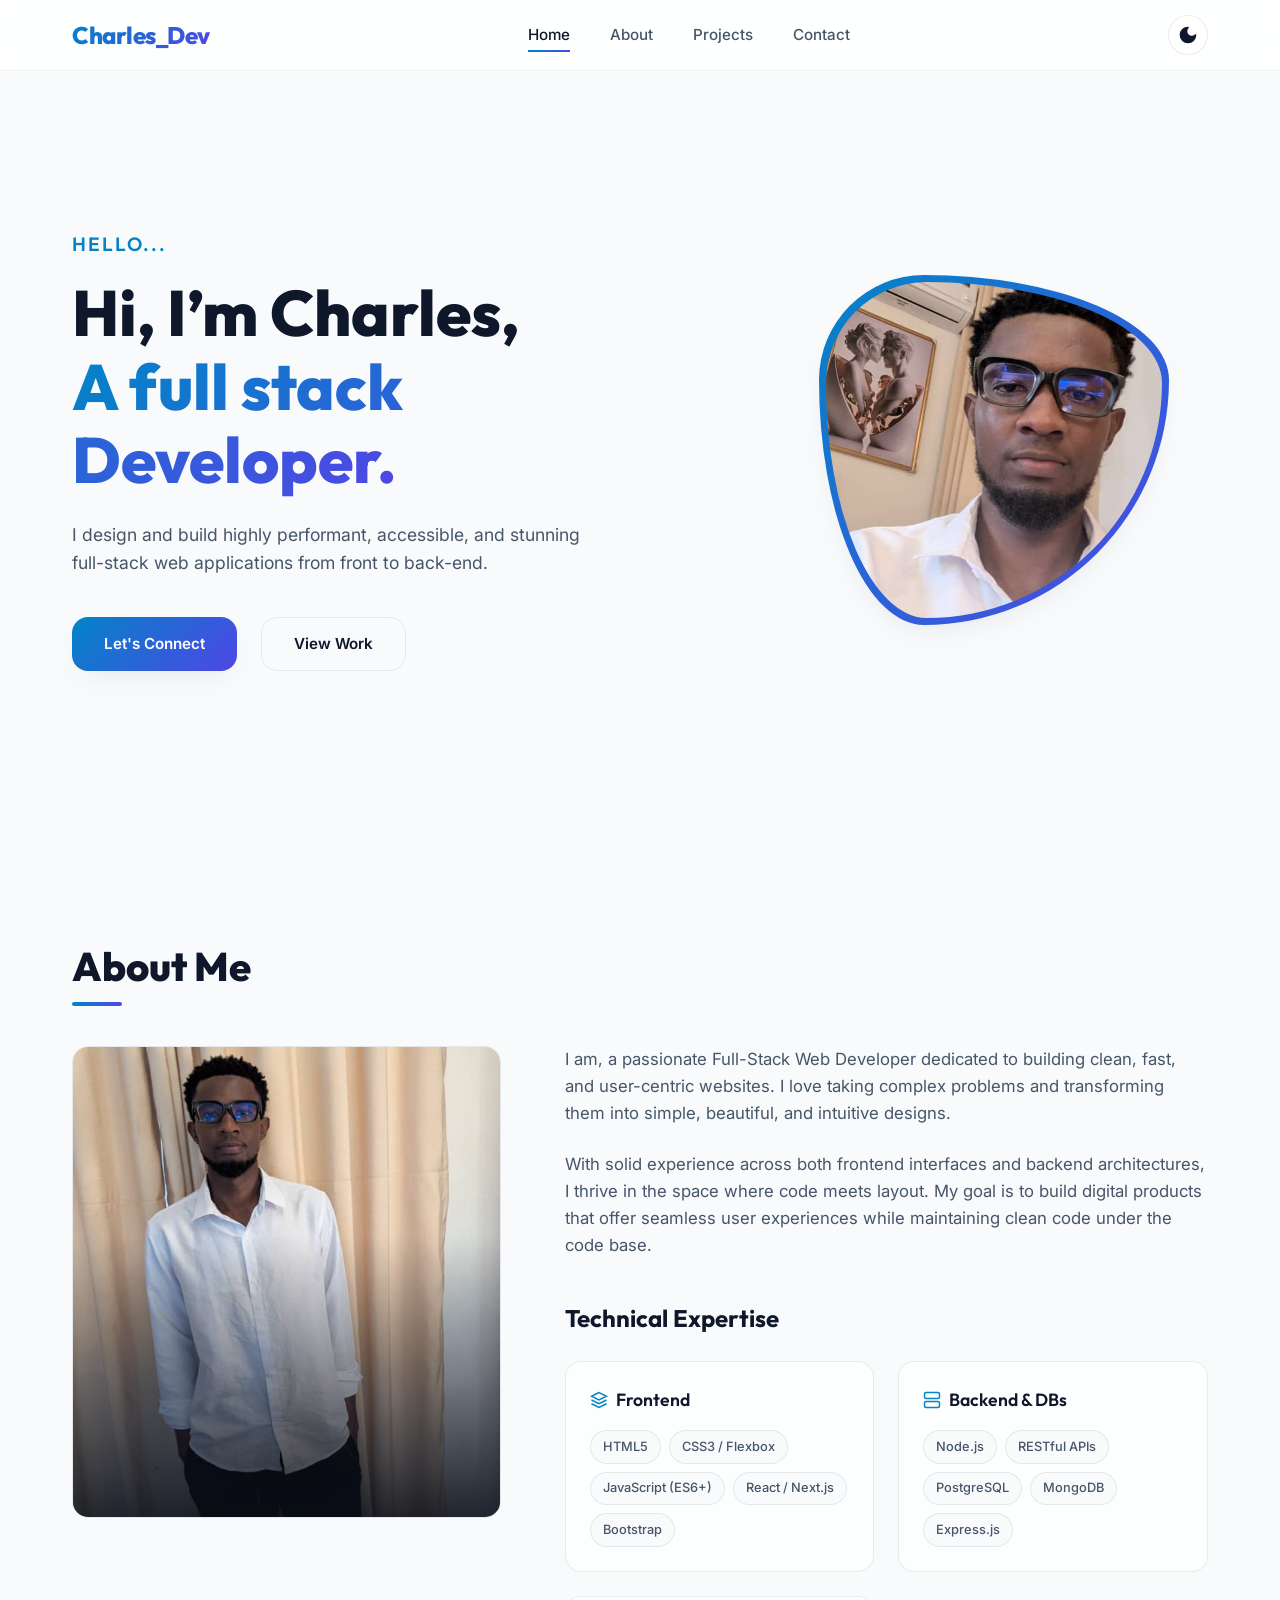
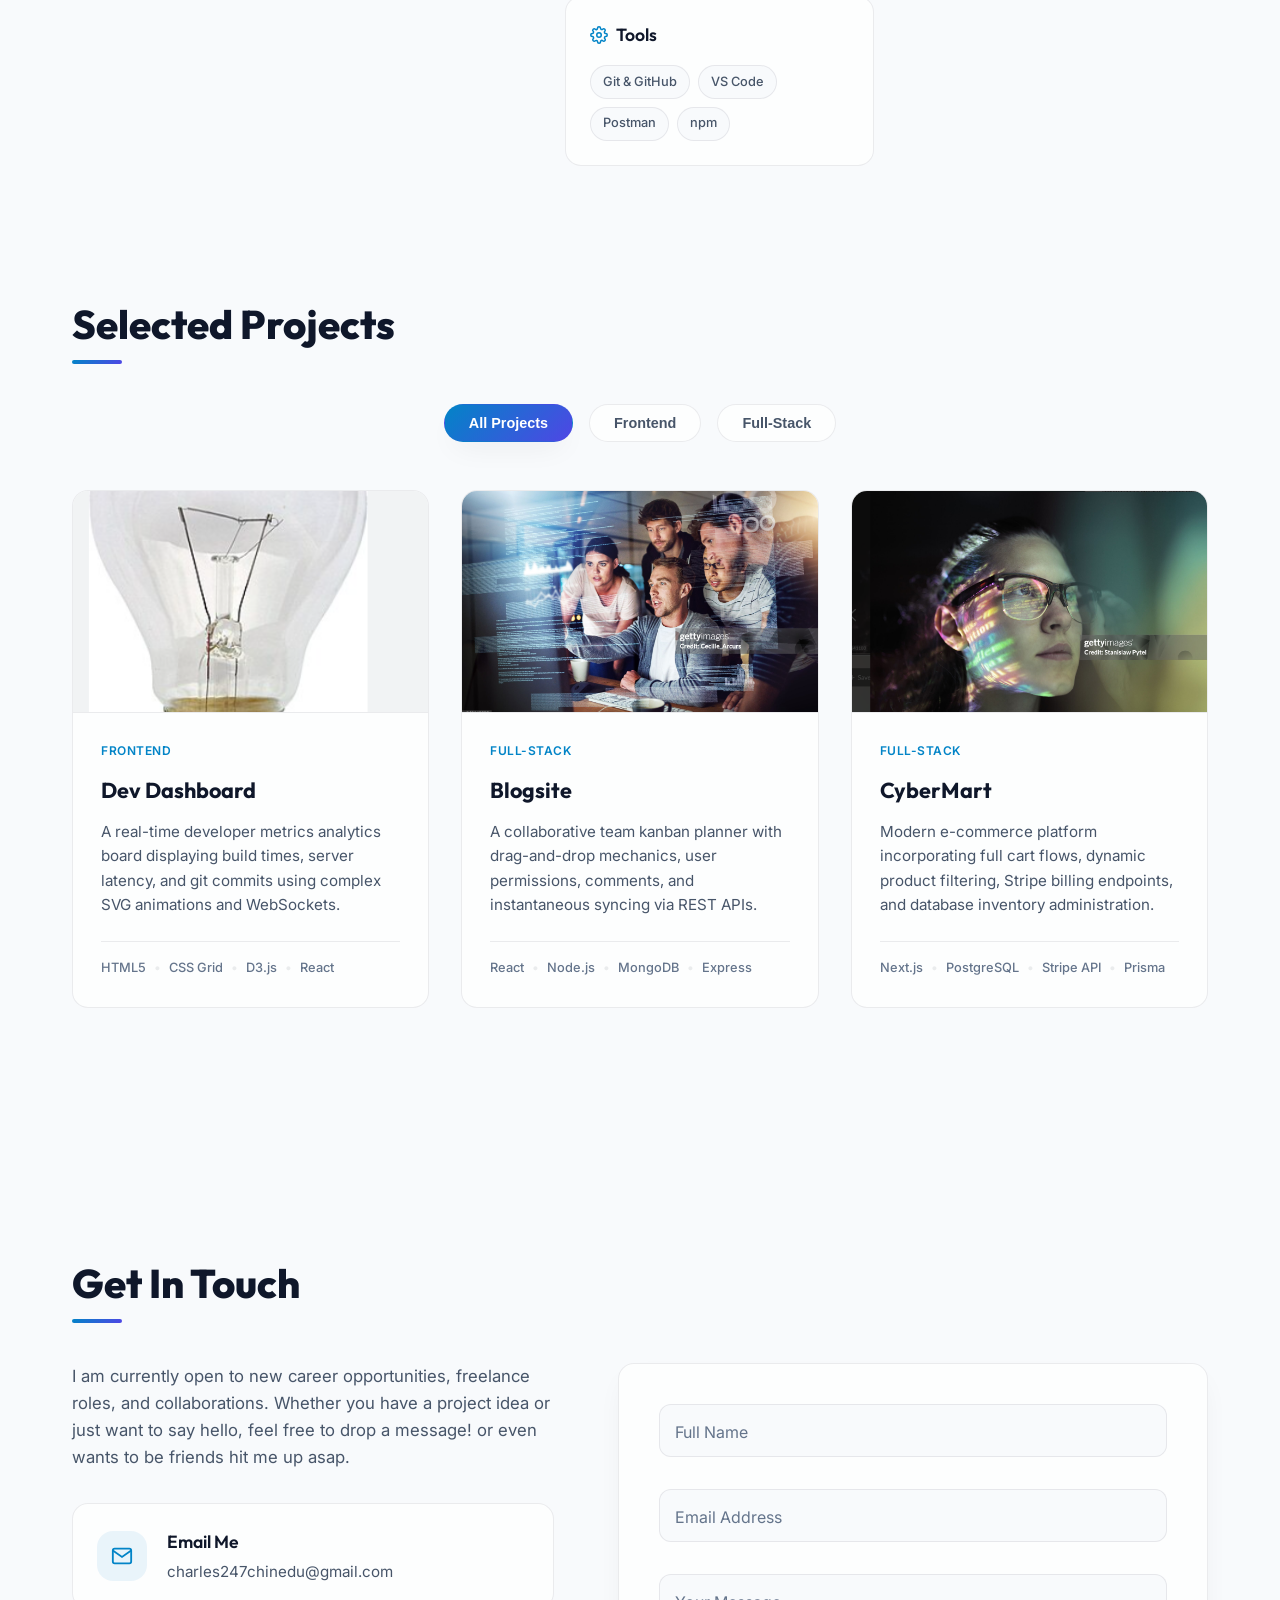
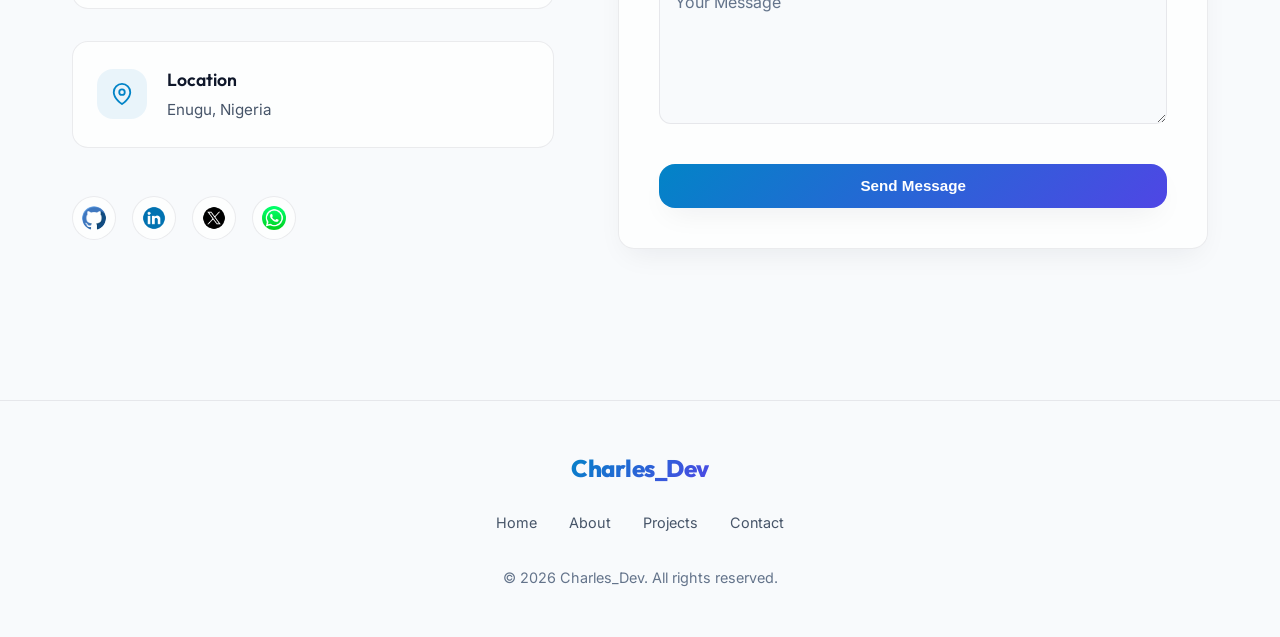
<file: index.html>
<!DOCTYPE html>
<html lang="en" data-theme="dark">
<head>
    <meta charset="UTF-8">
    <meta name="viewport" content="width=device-width, initial-scale=1.0">
    <title>Charles_Dev | Portfolio</title>
    <link rel="stylesheet" href="practical.css">
</head>
<body>

    <!-- Header & Navigation -->
    <header id="header">
        <div class="nav-container">
            <a href="#" class="logo">Charles_Dev</a>
            
            <nav>
                <ul class="nav-menu" id="nav-menu">
                    <li><a href="#home" class="nav-link active" data-sec="home">Home</a></li>
                    <li><a href="#about" class="nav-link" data-sec="about">About</a></li>
                    <li><a href="#projects" class="nav-link" data-sec="projects">Projects</a></li>
                    <li><a href="#contact" class="nav-link" data-sec="contact">Contact</a></li>
                </ul>
            </nav>
            
            <div class="controls-container">
                <!-- Theme Toggle Button -->
                <button class="theme-btn" id="theme-toggle" aria-label="Toggle theme">
                    <!-- Sun Icon (shown in dark mode) -->
                    <svg id="sun-icon" viewBox="0 0 24 24" fill="none" stroke="currentColor" stroke-width="2" stroke-linecap="round" stroke-linejoin="round">
                        <circle cx="12" cy="12" r="4"></circle>
                        <path d="M12 2v2"></path>
                        <path d="M12 20v2"></path>
                        <path d="M4.93 4.93l1.41 1.41"></path>
                        <path d="M17.66 17.66l1.41 1.41"></path>
                        <path d="M2 12h2"></path>
                        <path d="M20 12h2"></path>
                        <path d="M6.34 17.66l-1.41 1.41"></path>
                        <path d="M19.07 4.93l-1.41 1.41"></path>
                    </svg>
                    <!-- Moon Icon (shown in light mode) -->
                    <svg id="moon-icon" viewBox="0 0 24 24" fill="none" stroke="currentColor" stroke-width="2" stroke-linecap="round" stroke-linejoin="round" style="display: none;">
                        <path d="M12 3a6 6 0 0 0 9 9 9 9 0 1 1-9-9Z"></path>
                    </svg>
                </button>

                <!-- Mobile Menu Button -->
                <button class="mobile-nav-toggle" id="mobile-toggle" aria-label="Toggle navigation menu">
                    <svg viewBox="0 0 24 24" width="28" height="28" fill="none" stroke="currentColor" stroke-width="2" stroke-linecap="round" stroke-linejoin="round">
                        <line x1="4" y1="12" x2="20" y2="12" id="line1"></line>
                        <line x1="4" y1="6" x2="20" y2="6" id="line2"></line>
                        <line x1="4" y1="18" x2="20" y2="18" id="line3"></line>
                    </svg>
                </button>
            </div>
        </div>
    </header>

    <main>
        <!-- Hero Section -->
        <section id="home" class="container">
            <div class="hero-wrapper">
                <div class="hero-content">
                    <span class="hero-subtitle">Hello...</span>
                    <h1 class="hero-title">   Hi, I’m Charles, <br><span>A full stack Developer.</span></h1>
                    <p class="hero-desc">I design and build highly performant, accessible, and stunning full-stack web applications from front to back-end.
                    </p>
                    <div class="cta-group">
                        <a href="#contact" class="btn btn-primary">Let's Connect</a>
                        <a href="#projects" class="btn btn-secondary">View Work</a>
                    </div>
                </div>
                <div class="hero-image-container">
                    <div class="hero-image-box">
                        <img src="tools/pic6.jpeg" alt="Charles illustration header" class="headerpic">
                    </div>
                </div>
            </div>
        </section>

        <!-- About Section -->
        <section id="about" class="container">
            <h2 class="section-title">About Me</h2>
            <div class="about-grid">
                <div class="about-photo-wrapper">
                    <img src="tools/pic3.jpeg" alt="Charles profile picture" class="about-photo">
                </div>
                <div class="about-details">
                    <p>
                        I am, a passionate Full-Stack Web Developer dedicated to building clean, fast, and user-centric websites. I love taking complex problems and transforming them into simple, beautiful, and intuitive designs.
                    </p>
                    <p>
                        With solid experience across both frontend interfaces and backend architectures, I thrive in the space where code meets layout. My goal is to build digital products that offer seamless user experiences while maintaining clean code under the code base.
                    </p>
                    
                    <div class="skills-wrapper">
                        <h3 class="skills-title">Technical Expertise</h3>
                        <div class="skills-grid">
                            <!-- Skill Card 1: Frontend -->
                            <div class="skill-category">
                                <div class="skill-category-title">
                                    <svg viewBox="0 0 24 24" fill="none" stroke="currentColor" stroke-width="2">
                                        <polygon points="12 2 2 7 12 12 22 7 12 2"></polygon>
                                        <polyline points="2 17 12 22 22 17"></polyline>
                                        <polyline points="2 12 12 17 22 12"></polyline>
                                    </svg>
                                    Frontend
                                </div>
                                <ul class="skill-list">
                                    <li class="skill-tag">HTML5</li>
                                    <li class="skill-tag">CSS3 / Flexbox</li>
                                    <li class="skill-tag">JavaScript (ES6+)</li>
                                    <li class="skill-tag">React / Next.js</li>
                                    <li class="skill-tag">Bootstrap</li>
                                    </ul>
                            </div>

                            <!-- Skill Card 2: Backend -->
                            <div class="skill-category">
                                <div class="skill-category-title">
                                    <svg viewBox="0 0 24 24" fill="none" stroke="currentColor" stroke-width="2">
                                        <rect x="2" y="2" width="20" height="8" rx="2" ry="2"></rect>
                                        <rect x="2" y="14" width="20" height="8" rx="2" ry="2"></rect>
                                        <line x1="6" y1="6" x2="6.01" y2="6"></line>
                                        <line x1="6" y1="18" x2="6.01" y2="18"></line>
                                    </svg>
                                    Backend & DBs
                                </div>
                                <ul class="skill-list">
                                    <li class="skill-tag">Node.js</li>
                                    <li class="skill-tag">RESTful APIs</li>
                                    <li class="skill-tag">PostgreSQL</li>
                                    <li class="skill-tag">MongoDB</li>
                                    <li class="skill-tag">Express.js</li>
                                </ul>
                            </div>

                            <!-- Skill Card 3: Tools -->
                            <div class="skill-category">
                                <div class="skill-category-title">
                                    <svg viewBox="0 0 24 24" fill="none" stroke="currentColor" stroke-width="2">
                                        <circle cx="12" cy="12" r="3"></circle>
                                        <path d="M19.4 15a1.65 1.65 0 0 0 .33 1.82l.06.06a2 2 0 1 1-2.83 2.83l-.06-.06a1.65 1.65 0 0 0-1.82-.33 1.65 1.65 0 0 0-1 1.51V21a2 2 0 0 1-4 0v-.09A1.65 1.65 0 0 0 9 19.4a1.65 1.65 0 0 0-1.82.33l-.06.06a2 2 0 1 1-2.83-2.83l.06-.06a1.65 1.65 0 0 0 .33-1.82 1.65 1.65 0 0 0-1.51-1H3a2 2 0 0 1 0-4h.09A1.65 1.65 0 0 0 4.6 9a1.65 1.65 0 0 0-.33-1.82l-.06-.06a2 2 0 1 1 2.83-2.83l.06.06a1.65 1.65 0 0 0 1.82.33H9a1.65 1.65 0 0 0 1-1.51V3a2 2 0 0 1 4 0v.09a1.65 1.65 0 0 0 1 1.51 1.65 1.65 0 0 0 1.82-.33l.06-.06a2 2 0 1 1 2.83 2.83l-.06.06a1.65 1.65 0 0 0-.33 1.82V9a1.65 1.65 0 0 0 1.51 1H21a2 2 0 0 1 0 4h-.09a1.65 1.65 0 0 0-1.51 1z"></path>
                                    </svg>
                                    Tools
                                </div>
                                <ul class="skill-list">
                                    <li class="skill-tag">Git & GitHub</li>
                                    <li class="skill-tag">VS Code</li>
                                    <li class="skill-tag">Postman</li>
                                    <li class="skill-tag">npm</li>
                                    </ul>
                            </div>
                        </div>
                    </div>
                </div>
            </div>
        </section>

        <!-- Projects Section -->
        <section id="projects" class="container">
            <h2 class="section-title">Selected Projects</h2>
            
            <!-- Category Filtering -->
            <div class="projects-filter">
                <button class="filter-btn active" data-filter="all">All Projects</button>
                <button class="filter-btn" data-filter="frontend">Frontend</button>
                <button class="filter-btn" data-filter="fullstack">Full-Stack</button>
            </div>

            <!-- Projects Grid -->
            <div class="projects-grid">
                <!-- Project 1 -->
                <div class="project-card" data-category="frontend">
                    <div class="project-img-wrapper">
                        <img src="tools/electric bulb.png" alt="DevPulse Dashboard Thumbnail" class="project-img">
                        <div class="project-overlay">
                            <a href="#" class="project-link-icon" aria-label="View Code">
                                <svg viewBox="0 0 24 24" fill="none" stroke="currentColor" stroke-width="2">
                                    <path d="M16 18l6-6-6-6M8 6l-6 6 6 6"></path>
                                </svg>
                            </a>
                            <a href="#" class="project-link-icon" aria-label="Live Demo">
                                <svg viewBox="0 0 24 24" fill="none" stroke="currentColor" stroke-width="2">
                                    <path d="M18 13v6a2 2 0 0 1-2 2H5a2 2 0 0 1-2-2V8a2 2 0 0 1 2-2h6"></path>
                                    <polyline points="15 3 21 3 21 9"></polyline>
                                    <line x1="10" y1="14" x2="21" y2="3"></line>
                                </svg>
                            </a>
                        </div>
                    </div>
                    <div class="project-info">
                        <div class="project-tags">
                            <span class="project-tag">Frontend</span>
                        </div>
                        <h3 class="project-title">Dev Dashboard</h3>
                        <p class="project-desc">
                            A real-time developer metrics analytics board displaying build times, server latency, and git commits using complex SVG animations and WebSockets.
                        </p>
                        <ul class="project-tech">
                            <li class="project-tech-item">HTML5</li>
                            <li class="project-tech-item">CSS Grid</li>
                            <li class="project-tech-item">D3.js</li>
                             <li class="project-tech-item">React</li>
                            </ul>
                    </div>
                </div>

                <!-- Project 2 -->
                <div class="project-card" data-category="fullstack">
                    <div class="project-img-wrapper">
                        <img src="tools/programmers.png" alt="TaskFlow Kanban Board Thumbnail" class="project-img">
                        <div class="project-overlay">
                            <a href="#" class="project-link-icon" aria-label="View Code">
                                <svg viewBox="0 0 24 24" fill="none" stroke="currentColor" stroke-width="2">
                                    <path d="M16 18l6-6-6-6M8 6l-6 6 6 6"></path>
                                </svg>
                            </a>
                            <a href="#" class="project-link-icon" aria-label="Live Demo">
                                <svg viewBox="0 0 24 24" fill="none" stroke="currentColor" stroke-width="2">
                                    <path d="M18 13v6a2 2 0 0 1-2 2H5a2 2 0 0 1-2-2V8a2 2 0 0 1 2-2h6"></path>
                                    <polyline points="15 3 21 3 21 9"></polyline>
                                    <line x1="10" y1="14" x2="21" y2="3"></line>
                                </svg>
                            </a>
                        </div>
                    </div>
                    <div class="project-info">
                        <div class="project-tags">
                            <span class="project-tag">Full-Stack</span>
                        </div>
                        <h3 class="project-title">Blogsite</h3>
                        <p class="project-desc">
                            A collaborative team kanban planner with drag-and-drop mechanics, user permissions, comments, and instantaneous syncing via REST APIs.
                        </p>
                        <ul class="project-tech">
                            <li class="project-tech-item">React</li>
                            <li class="project-tech-item">Node.js</li>
                            <li class="project-tech-item">MongoDB</li>
                            <li class="project-tech-item">Express</li>
                        </ul>
                    </div>
                </div>

                <!-- Project 3 -->
                <div class="project-card" data-category="fullstack">
                    <div class="project-img-wrapper">
                        <img src="tools/ProgrammerGirl.png" alt="CyberMart Store Thumbnail" class="project-img">
                        <div class="project-overlay">
                            <a href="#" class="project-link-icon" aria-label="View Code">
                                <svg viewBox="0 0 24 24" fill="none" stroke="currentColor" stroke-width="2">
                                    <path d="M16 18l6-6-6-6M8 6l-6 6 6 6"></path>
                                </svg>
                            </a>
                            <a href="#" class="project-link-icon" aria-label="Live Demo">
                                <svg viewBox="0 0 24 24" fill="none" stroke="currentColor" stroke-width="2">
                                    <path d="M18 13v6a2 2 0 0 1-2 2H5a2 2 0 0 1-2-2V8a2 2 0 0 1 2-2h6"></path>
                                    <polyline points="15 3 21 3 21 9"></polyline>
                                    <line x1="10" y1="14" x2="21" y2="3"></line>
                                </svg>
                            </a>
                        </div>
                    </div>
                    <div class="project-info">
                        <div class="project-tags">
                            <span class="project-tag">Full-Stack</span>
                        </div>
                        <h3 class="project-title">CyberMart</h3>
                        <p class="project-desc">
                            Modern e-commerce platform incorporating full cart flows, dynamic product filtering, Stripe billing endpoints, and database inventory administration.
                        </p>
                        <ul class="project-tech">
                            <li class="project-tech-item">Next.js</li>
                            <li class="project-tech-item">PostgreSQL</li>
                            <li class="project-tech-item">Stripe API</li>
                            <li class="project-tech-item">Prisma</li>
                        </ul>
                    </div>
                </div>
            </div>
        </section>

        <!-- Contact Section -->
        <section id="contact" class="container">
            <h2 class="section-title">Get In Touch</h2>
            <div class="contact-grid">
                <div class="contact-info">
                    <p class="contact-info-desc">
                        I am currently open to new career opportunities, freelance roles, and collaborations. Whether you have a project idea or just want to say hello, feel free to drop a message! or even wants to be friends hit me up asap. 
                    </p>
                    
                    <a href="mailto:charles247chinedu@gmail.com" class="contact-card">
                        <div class="contact-icon">
                            <svg viewBox="0 0 24 24" fill="none" stroke="currentColor" stroke-width="2">
                                <path d="M4 4h16c1.1 0 2 .9 2 2v12c0 1.1-.9 2-2 2H4c-1.1 0-2-.9-2-2V6c0-1.1.9-2 2-2z"></path>
                                <polyline points="22,6 12,13 2,6"></polyline>
                            </svg>
                        </div>
                        <div class="contact-details-box">
                            <h4>Email Me</h4>
                            <p>charles247chinedu@gmail.com</p>
                        </div>
                    </a>

                    <div class="contact-card">
                        <div class="contact-icon">
                            <svg viewBox="0 0 24 24" fill="none" stroke="currentColor" stroke-width="2">
                                <path d="M21 10c0 7-9 13-9 13s-9-6-9-13a9 9 0 0 1 18 0z"></path>
                                <circle cx="12" cy="10" r="3"></circle>
                            </svg>
                        </div>
                        <div class="contact-details-box">
                            <h4>Location</h4>
                            <p>Enugu, Nigeria</p>
                        </div>
                    </div>

                    <div class="social-links">
                        <a href="https://github.com/Charles-dev247" class="social-icon" target="_blank" rel="noopener noreferrer" aria-label="GitHub">
                            <img src="tools/github.png" alt="GitHub" class="social-img">
                        </a>
                        <a href="#" class="social-icon" target="_blank" rel="noopener noreferrer" aria-label="LinkedIn">
                            <img src="tools/linkedin_Icon.png" alt="LinkedIn" class="social-img">
                        </a>
                        <a href="#" class="social-icon" target="_blank" rel="noopener noreferrer" aria-label="X">
                            <img src="tools/twitter-x-logo-png_.png" alt="X (formerly Twitter)" class="social-img">
                        </a>
                        <a href="https://wa.me/2349012939255" class="social-icon" target="_blank" rel="noopener noreferrer" aria-label="WhatsApp">
                            <img src="tools/whatsapp.png" alt="WhatsApp" class="social-img">
                        </a>
                    </div>
                </div>

                <!-- Contact Form -->
                <div class="contact-form-container">
                    <form id="contact-form" action="https://formsubmit.co/charles247chinedu@gmail.com" method="POST">
                        <!-- FormSubmit Configuration -->
                        <input type="hidden" name="_subject" value="New Portfolio Message!">
                        <input type="hidden" name="_captcha" value="false">
                        <input type="hidden" name="_template" value="table">

                        <div class="form-group">
                            <input type="text" id="name" name="name" class="form-input" placeholder=" " required autocomplete="off">
                            <label for="name" class="form-label">Full Name</label>
                        </div>
                        <div class="form-group">
                            <input type="email" id="email" name="email" class="form-input" placeholder=" " required autocomplete="off">
                            <label for="email" class="form-label">Email Address</label>
                        </div>
                        <div class="form-group">
                            <textarea id="message" name="message" class="form-input" placeholder=" " required></textarea>
                            <label for="message" class="form-label">Your Message</label>
                        </div>
                        <button type="submit" class="btn btn-primary" style="width: 100%;">Send Message</button>
                        <div class="form-status" id="form-status"></div>
                    </form>
                </div>
            </div>
        </section>
    </main>

    <!-- Footer -->
    <footer>
        <div class="container">
            <a href="#" class="logo footer-logo">Charles_Dev</a>
            <ul class="footer-nav">
                <li><a href="#" class="footer-link">Home</a></li>
                <li><a href="#about" class="footer-link">About</a></li>
                <li><a href="#projects" class="footer-link">Projects</a></li>
                <li><a href="#contact" class="footer-link">Contact</a></li>
            </ul>
            <p>&copy; 2026 Charles_Dev. All rights reserved.</p>
        </div>
    </footer>

    <!-- Back to Top -->
    <button class="back-to-top" id="back-to-top" aria-label="Scroll back to top">
        <svg viewBox="0 0 24 24" fill="none" stroke="currentColor" stroke-width="2" stroke-linecap="round" stroke-linejoin="round">
            <polyline points="18 15 12 9 6 15"></polyline>
        </svg>
    </button>

    <!-- Interactive script linking -->
    <script src="script.js"></script>
</body>
</html>
</file>
<file: practical.css>
@import url('https://fonts.googleapis.com/css2?family=Inter:wght@300;400;500;600;700&family=Outfit:wght@400;500;600;700;800&display=swap');

:root {
  /* Fonts */
  --font-heading: 'Outfit', sans-serif;
  --font-body: 'Inter', sans-serif;

  /* Colors (Dark Theme Default) */
  --bg-primary: #0a0e17;
  --bg-secondary: #131926;
  --bg-card: rgba(22, 30, 49, 0.5);
  --border-color: rgba(255, 255, 255, 0.06);
  --text-primary: #f8fafc;
  --text-secondary: #94a3b8;
  --text-muted: #64748b;
  --accent: #06b6d4; /* Neon Teal */
  --accent-rgb: 6, 182, 212;
  --accent-hover: #0891b2;
  --accent-secondary: #6366f1; /* Indigo */
  --accent-secondary-rgb: 99, 102, 241;
  --gradient-accent: linear-gradient(135deg, var(--accent), var(--accent-secondary));
  --glass-bg: rgba(10, 14, 23, 0.8);
  --glass-border: rgba(255, 255, 255, 0.08);
  --shadow: 0 12px 40px -10px rgba(0, 0, 0, 0.5);
  --shadow-hover: 0 20px 40px -10px rgba(6, 182, 212, 0.2);
  
  --transition: all 0.35s cubic-bezier(0.4, 0, 0.2, 1);
  --border-radius: 16px;
  --max-width: 1200px;
}

[data-theme="light"] {
  /* Colors (Light Theme) */
  --bg-primary: #f8fafc;
  --bg-secondary: #f1f5f9;
  --bg-card: rgba(255, 255, 255, 0.7);
  --border-color: rgba(15, 23, 42, 0.08);
  --text-primary: #0f172a;
  --text-secondary: #475569;
  --text-muted: #64748b;
  --accent: #0284c7; /* Sky Blue */
  --accent-rgb: 2, 132, 199;
  --accent-hover: #0369a1;
  --accent-secondary: #4f46e5; /* Indigo */
  --accent-secondary-rgb: 79, 70, 229;
  --gradient-accent: linear-gradient(135deg, var(--accent), var(--accent-secondary));
  --glass-bg: rgba(255, 255, 255, 0.85);
  --glass-border: rgba(15, 23, 42, 0.06);
  --shadow: 0 12px 30px -10px rgba(15, 23, 42, 0.08);
  --shadow-hover: 0 20px 40px -10px rgba(2, 132, 199, 0.15);
}

/* Reset */
* {
  margin: 0;
  padding: 0;
  box-sizing: border-box;
  scroll-behavior: smooth;
}

body {
  font-family: var(--font-body);
  background-color: var(--bg-primary);
  color: var(--text-primary);
  line-height: 1.6;
  overflow-x: hidden;
  transition: background-color 0.3s ease, color 0.3s ease;
}

/* Custom Scrollbar */
::-webkit-scrollbar {
  width: 10px;
}
::-webkit-scrollbar-track {
  background: var(--bg-primary);
}
::-webkit-scrollbar-thumb {
  background: var(--bg-card);
  border-radius: 5px;
  border: 2px solid var(--bg-primary);
}
::-webkit-scrollbar-thumb:hover {
  background: var(--text-muted);
}

/* Layout Utilities */
.container {
  max-width: var(--max-width);
  margin: 0 auto;
  padding: 0 2rem;
}

section {
  padding: 8rem 0 4rem;
  min-height: 100vh;
  display: flex;
  flex-direction: column;
  justify-content: center;
}

.section-title {
  font-family: var(--font-heading);
  font-size: 2.5rem;
  font-weight: 800;
  margin-bottom: 3rem;
  position: relative;
  display: inline-block;
}

.section-title::after {
  content: '';
  position: absolute;
  left: 0;
  bottom: -8px;
  width: 50px;
  height: 4px;
  background: var(--gradient-accent);
  border-radius: 2px;
  transition: var(--transition);
}

.section-title:hover::after {
  width: 100%;
}

/* Glassmorphism Header */
header {
  position: fixed;
  top: 0;
  left: 0;
  width: 100%;
  z-index: 1000;
  background-color: var(--glass-bg);
  backdrop-filter: blur(12px);
  border-bottom: 1px solid var(--glass-border);
  transition: var(--transition);
}

.nav-container {
  display: flex;
  justify-content: space-between;
  align-items: center;
  height: 70px;
  max-width: var(--max-width);
  margin: 0 auto;
  padding: 0 2rem;
}

.logo {
  font-family: var(--font-heading);
  font-size: 1.5rem;
  font-weight: 800;
  text-decoration: none;
  background: var(--gradient-accent);
  -webkit-background-clip: text;
  -webkit-text-fill-color: transparent;
  letter-spacing: -0.5px;
}

.nav-menu {
  display: flex;
  gap: 2.5rem;
  list-style: none;
  align-items: center;
}

.nav-link {
  font-size: 0.95rem;
  font-weight: 500;
  color: var(--text-secondary);
  text-decoration: none;
  transition: var(--transition);
  position: relative;
  padding: 0.5rem 0;
}

.nav-link:hover, 
.nav-link.active {
  color: var(--text-primary);
}

.nav-link::after {
  content: '';
  position: absolute;
  bottom: 0;
  left: 0;
  width: 0;
  height: 2px;
  background: var(--gradient-accent);
  transition: var(--transition);
}

.nav-link:hover::after,
.nav-link.active::after {
  width: 100%;
}

/* Controls */
.controls-container {
  display: flex;
  align-items: center;
  gap: 1rem;
}

/* Theme Toggle Button */
.theme-btn {
  background: none;
  border: 1px solid var(--border-color);
  width: 40px;
  height: 40px;
  border-radius: 50%;
  cursor: pointer;
  display: flex;
  align-items: center;
  justify-content: center;
  color: var(--text-primary);
  transition: var(--transition);
  outline: none;
  background-color: var(--bg-card);
}

.theme-btn:hover {
  border-color: var(--accent);
  color: var(--accent);
  box-shadow: 0 0 10px rgba(var(--accent-rgb), 0.15);
}

.theme-btn svg {
  width: 20px;
  height: 20px;
  fill: currentColor;
}

/* Mobile Nav Toggle */
.mobile-nav-toggle {
  display: none;
  background: none;
  border: none;
  color: var(--text-primary);
  cursor: pointer;
  padding: 0.5rem;
}

/* Hero Section */
.hero-wrapper {
  display: grid;
  grid-template-columns: 1.2fr 0.8fr;
  align-items: center;
  gap: 4rem;
}

.hero-content {
  display: flex;
  flex-direction: column;
  align-items: flex-start;
}

.hero-subtitle {
  font-family: var(--font-heading);
  font-weight: 600;
  font-size: 1.2rem;
  color: var(--accent);
  margin-bottom: 1rem;
  letter-spacing: 2px;
  text-transform: uppercase;
}

.hero-title {
  font-family: var(--font-heading);
  font-size: 4rem;
  font-weight: 800;
  line-height: 1.15;
  margin-bottom: 1.5rem;
}

.hero-title span {
  background: var(--gradient-accent);
  -webkit-background-clip: text;
  -webkit-text-fill-color: transparent;
}

.hero-desc {
  font-size: 1.1rem;
  color: var(--text-secondary);
  margin-bottom: 2.5rem;
  max-width: 540px;
}

.cta-group {
  display: flex;
  gap: 1.5rem;
}

.btn {
  display: inline-flex;
  align-items: center;
  justify-content: center;
  padding: 0.85rem 2rem;
  font-size: 0.95rem;
  font-weight: 600;
  border-radius: var(--border-radius);
  text-decoration: none;
  cursor: pointer;
  transition: var(--transition);
}

.btn-primary {
  background: var(--gradient-accent);
  color: #ffffff;
  border: none;
  box-shadow: var(--shadow);
}

.btn-primary:hover {
  transform: translateY(-3px);
  box-shadow: var(--shadow-hover);
}

.btn-secondary {
  background: transparent;
  color: var(--text-primary);
  border: 1px solid var(--border-color);
}

.btn-secondary:hover {
  border-color: var(--accent);
  color: var(--accent);
  background-color: rgba(var(--accent-rgb), 0.04);
  transform: translateY(-3px);
}

.hero-image-container {
  display: flex;
  justify-content: center;
  position: relative;
}

.hero-image-box {
  width: 350px;
  height: 350px;
  border-radius: 30% 70% 70% 30% / 30% 30% 70% 70%;
  background: var(--gradient-accent);
  animation: blob-animation 8s ease-in-out infinite alternate;
  display: flex;
  justify-content: center;
  align-items: center;
  position: relative;
  overflow: hidden;
  box-shadow: var(--shadow);
}

.hero-image-box img {
  width: 96%;
  height: 96%;
  object-fit: cover;
  border-radius: inherit;
}

@keyframes blob-animation {
  0% {
    border-radius: 30% 70% 70% 30% / 30% 30% 70% 70%;
  }
  50% {
    border-radius: 50% 50% 30% 70% / 50% 60% 40% 50%;
  }
  100% {
    border-radius: 60% 40% 60% 40% / 40% 50% 50% 60%;
  }
}

/* About Section */
.about-grid {
  display: grid;
  grid-template-columns: 0.8fr 1.2fr;
  gap: 4rem;
  align-items: start;
}

.about-photo-wrapper {
  position: relative;
  border-radius: var(--border-radius);
  overflow: hidden;
  border: 1px solid var(--border-color);
}

.about-photo-wrapper::before {
  content: '';
  position: absolute;
  inset: 0;
  background: linear-gradient(to bottom, transparent 40%, rgba(10, 14, 23, 0.85));
  z-index: 1;
}

.about-photo {
  width: 100%;
  aspect-ratio: 1 / 1.1;
  object-fit: cover;
  display: block;
  transition: var(--transition);
}

.about-photo-wrapper:hover .about-photo {
  transform: scale(1.05);
}

.about-details p {
  color: var(--text-secondary);
  font-size: 1.05rem;
  margin-bottom: 1.5rem;
}

.skills-wrapper {
  margin-top: 2.5rem;
}

.skills-title {
  font-family: var(--font-heading);
  font-size: 1.5rem;
  font-weight: 700;
  margin-bottom: 1.5rem;
}

.skills-grid {
  display: grid;
  grid-template-columns: repeat(auto-fit, minmax(220px, 1fr));
  gap: 1.5rem;
}

.skill-category {
  background: var(--bg-card);
  border: 1px solid var(--border-color);
  padding: 1.5rem;
  border-radius: var(--border-radius);
  transition: var(--transition);
}

.skill-category:hover {
  transform: translateY(-5px);
  border-color: rgba(var(--accent-rgb), 0.25);
  box-shadow: var(--shadow);
}

.skill-category-title {
  font-family: var(--font-heading);
  font-size: 1.1rem;
  font-weight: 600;
  color: var(--text-primary);
  margin-bottom: 1rem;
  display: flex;
  align-items: center;
  gap: 0.5rem;
}

.skill-category-title svg {
  width: 18px;
  height: 18px;
  color: var(--accent);
}

.skill-list {
  display: flex;
  flex-wrap: wrap;
  gap: 0.5rem;
  list-style: none;
}

.skill-tag {
  font-size: 0.8rem;
  font-weight: 500;
  padding: 0.35rem 0.75rem;
  background-color: var(--bg-primary);
  color: var(--text-secondary);
  border-radius: 50px;
  border: 1px solid var(--border-color);
  transition: var(--transition);
}

.skill-category:hover .skill-tag {
  border-color: rgba(var(--accent-rgb), 0.15);
  color: var(--text-primary);
}

/* Projects Section */
.projects-filter {
  display: flex;
  justify-content: center;
  gap: 1rem;
  margin-bottom: 3rem;
  list-style: none;
  flex-wrap: wrap;
}

.filter-btn {
  background: var(--bg-card);
  border: 1px solid var(--border-color);
  color: var(--text-secondary);
  padding: 0.6rem 1.5rem;
  font-size: 0.9rem;
  font-weight: 600;
  border-radius: 50px;
  cursor: pointer;
  transition: var(--transition);
}

.filter-btn:hover,
.filter-btn.active {
  background: var(--gradient-accent);
  color: #ffffff;
  border-color: transparent;
  box-shadow: var(--shadow);
}

.projects-grid {
  display: grid;
  grid-template-columns: repeat(auto-fill, minmax(340px, 1fr));
  gap: 2rem;
}

.project-card {
  background: var(--bg-card);
  border: 1px solid var(--border-color);
  border-radius: var(--border-radius);
  overflow: hidden;
  display: flex;
  flex-direction: column;
  transition: var(--transition);
}

.project-card:hover {
  transform: translateY(-8px);
  border-color: rgba(var(--accent-rgb), 0.3);
  box-shadow: var(--shadow-hover);
}

.project-img-wrapper {
  position: relative;
  aspect-ratio: 1.6 / 1;
  overflow: hidden;
  border-bottom: 1px solid var(--border-color);
}

.project-img {
  width: 100%;
  height: 100%;
  object-fit: cover;
  transition: var(--transition);
}

.project-card:hover .project-img {
  transform: scale(1.05);
}

.project-overlay {
  position: absolute;
  inset: 0;
  background: rgba(10, 14, 23, 0.85);
  display: flex;
  justify-content: center;
  align-items: center;
  gap: 1.5rem;
  opacity: 0;
  transition: var(--transition);
  z-index: 2;
  backdrop-filter: blur(4px);
}

.project-card:hover .project-overlay {
  opacity: 1;
}

.project-link-icon {
  width: 44px;
  height: 44px;
  border-radius: 50%;
  background: var(--gradient-accent);
  color: #ffffff;
  display: flex;
  align-items: center;
  justify-content: center;
  text-decoration: none;
  transition: var(--transition);
  box-shadow: 0 4px 15px rgba(0, 0, 0, 0.3);
}

.project-link-icon:hover {
  transform: scale(1.1);
  box-shadow: 0 4px 20px rgba(var(--accent-rgb), 0.4);
}

.project-link-icon svg {
  width: 20px;
  height: 20px;
}

.project-info {
  padding: 1.75rem;
  display: flex;
  flex-direction: column;
  flex-grow: 1;
}

.project-tags {
  display: flex;
  gap: 0.5rem;
  margin-bottom: 0.85rem;
}

.project-tag {
  font-size: 0.75rem;
  font-weight: 600;
  color: var(--accent);
  text-transform: uppercase;
  letter-spacing: 0.5px;
}

.project-title {
  font-family: var(--font-heading);
  font-size: 1.35rem;
  font-weight: 700;
  margin-bottom: 0.75rem;
  color: var(--text-primary);
}

.project-desc {
  font-size: 0.95rem;
  color: var(--text-secondary);
  margin-bottom: 1.5rem;
  flex-grow: 1;
}

.project-tech {
  display: flex;
  flex-wrap: wrap;
  gap: 0.5rem;
  list-style: none;
  padding-top: 1rem;
  border-top: 1px solid var(--border-color);
}

.project-tech-item {
  font-size: 0.8rem;
  font-weight: 500;
  color: var(--text-muted);
}

.project-tech-item:not(:last-child)::after {
  content: '•';
  margin-left: 0.5rem;
  color: var(--border-color);
}

/* Contact Section */
.contact-grid {
  display: grid;
  grid-template-columns: 0.9fr 1.1fr;
  gap: 4rem;
  align-items: start;
}

.contact-info {
  display: flex;
  flex-direction: column;
  gap: 2rem;
}

.contact-info-desc {
  color: var(--text-secondary);
  font-size: 1.05rem;
}

.contact-card {
  background: var(--bg-card);
  border: 1px solid var(--border-color);
  padding: 1.5rem;
  border-radius: var(--border-radius);
  display: flex;
  gap: 1.25rem;
  align-items: center;
  text-decoration: none;
  transition: var(--transition);
}

.contact-card:hover {
  transform: translateX(5px);
  border-color: rgba(var(--accent-rgb), 0.2);
  background-color: rgba(var(--accent-rgb), 0.02);
}

.contact-icon {
  width: 50px;
  height: 50px;
  border-radius: var(--border-radius);
  background: rgba(var(--accent-rgb), 0.08);
  color: var(--accent);
  display: flex;
  align-items: center;
  justify-content: center;
  flex-shrink: 0;
  transition: var(--transition);
}

.contact-card:hover .contact-icon {
  background: var(--gradient-accent);
  color: #ffffff;
}

.contact-icon svg {
  width: 22px;
  height: 22px;
}

.contact-details-box h4 {
  font-family: var(--font-heading);
  font-size: 1.1rem;
  font-weight: 600;
  color: var(--text-primary);
  margin-bottom: 0.25rem;
}

.contact-details-box p {
  font-size: 0.95rem;
  color: var(--text-secondary);
}

.social-links {
  display: flex;
  gap: 1rem;
  margin-top: 1rem;
}

.social-icon {
  width: 44px;
  height: 44px;
  border-radius: 50%;
  border: 1px solid var(--border-color);
  color: var(--text-secondary);
  display: flex;
  align-items: center;
  justify-content: center;
  text-decoration: none;
  transition: var(--transition);
  background-color: var(--bg-card);
  overflow: hidden;
}

.social-icon:hover {
  color: var(--accent);
  border-color: var(--accent);
  transform: translateY(-3px);
  box-shadow: 0 5px 15px rgba(var(--accent-rgb), 0.15);
}

.social-icon svg {
  width: 20px;
  height: 20px;
}

.social-icon img,
.social-icon .social-img {
  width: 24px;
  height: 24px;
  object-fit: contain;
  border-radius: 50%;
  display: block;
  transition: transform 0.3s cubic-bezier(0.4, 0, 0.2, 1);
  pointer-events: none;
}

.social-icon:hover img,
.social-icon:hover .social-img {
  transform: scale(1.12);
}

/* Contact Form */
.contact-form-container {
  background: var(--bg-card);
  border: 1px solid var(--border-color);
  padding: 2.5rem;
  border-radius: var(--border-radius);
  box-shadow: var(--shadow);
}

.form-group {
  position: relative;
  margin-bottom: 2rem;
}

.form-input {
  width: 100%;
  padding: 1rem;
  background: var(--bg-primary);
  border: 1px solid var(--border-color);
  border-radius: 12px;
  color: var(--text-primary);
  font-family: var(--font-body);
  font-size: 0.95rem;
  outline: none;
  transition: var(--transition);
}

.form-input:focus {
  border-color: var(--accent);
  box-shadow: 0 0 15px rgba(var(--accent-rgb), 0.1);
}

.form-label {
  position: absolute;
  left: 1rem;
  top: 1rem;
  color: var(--text-muted);
  pointer-events: none;
  transition: var(--transition);
  transform-origin: left center;
}

.form-input:focus ~ .form-label,
.form-input:not(:placeholder-shown) ~ .form-label {
  transform: translateY(-1.75rem) scale(0.85);
  color: var(--accent);
}

textarea.form-input {
  min-height: 150px;
  resize: vertical;
}

.form-status {
  margin-top: 1rem;
  font-size: 0.95rem;
  font-weight: 500;
  display: none;
}

.form-status.success {
  color: #10b981;
  display: block;
}

.form-status.error {
  color: #ef4444;
  display: block;
}

/* Footer */
footer {
  padding: 3rem 0;
  border-top: 1px solid var(--border-color);
  background-color: var(--bg-primary);
  text-align: center;
  color: var(--text-muted);
  font-size: 0.9rem;
}

.footer-logo {
  display: inline-block;
  margin-bottom: 1.5rem;
}

.footer-nav {
  display: flex;
  justify-content: center;
  gap: 2rem;
  list-style: none;
  margin-bottom: 2rem;
}

.footer-link {
  color: var(--text-secondary);
  text-decoration: none;
  transition: var(--transition);
}

.footer-link:hover {
  color: var(--accent);
}

/* Back to Top Button */
.back-to-top {
  position: fixed;
  bottom: 2rem;
  right: 2rem;
  width: 44px;
  height: 44px;
  border-radius: 50%;
  background: var(--gradient-accent);
  color: #ffffff;
  border: none;
  cursor: pointer;
  display: flex;
  align-items: center;
  justify-content: center;
  opacity: 0;
  visibility: hidden;
  transition: var(--transition);
  box-shadow: 0 4px 15px rgba(0, 0, 0, 0.2);
  z-index: 99;
}

.back-to-top.show {
  opacity: 1;
  visibility: visible;
}

.back-to-top:hover {
  transform: translateY(-5px);
  box-shadow: 0 6px 20px rgba(var(--accent-rgb), 0.35);
}

.back-to-top svg {
  width: 20px;
  height: 20px;
}

/* Mobile Responsiveness */
@media (max-width: 992px) {
  .hero-wrapper {
    grid-template-columns: 1fr;
    gap: 3rem;
    text-align: center;
  }
  
  .hero-content {
    align-items: center;
  }
  
  .hero-desc {
    margin-left: auto;
    margin-right: auto;
  }
  
  .cta-group {
    justify-content: center;
  }
  
  .hero-image-container {
    order: -1;
  }
  
  .about-grid {
    grid-template-columns: 1fr;
    gap: 3rem;
  }
  
  .about-photo-wrapper {
    max-width: 400px;
    margin: 0 auto;
  }
  
  .contact-grid {
    grid-template-columns: 1fr;
    gap: 3rem;
  }
}

@media (max-width: 768px) {
  section {
    padding: 6rem 0 3rem;
  }
  
  .hero-title {
    font-size: 2.75rem;
  }
  
  .section-title {
    font-size: 2rem;
  }
  
  .mobile-nav-toggle {
    display: block;
    z-index: 1100;
  }
  
  .nav-menu {
    position: fixed;
    top: 0;
    right: -100%;
    width: 280px;
    height: 100vh;
    background-color: var(--bg-secondary);
    border-left: 1px solid var(--border-color);
    flex-direction: column;
    justify-content: center;
    align-items: center;
    gap: 2rem;
    transition: 0.4s cubic-bezier(0.4, 0, 0.2, 1);
    z-index: 1050;
    box-shadow: -10px 0 30px rgba(0, 0, 0, 0.25);
  }
  
  .nav-menu.active {
    right: 0;
  }
  
  .controls-container {
    margin-right: 3.5rem;
  }
  
  .hero-image-box {
    width: 280px;
    height: 280px;
  }
}
</file>
